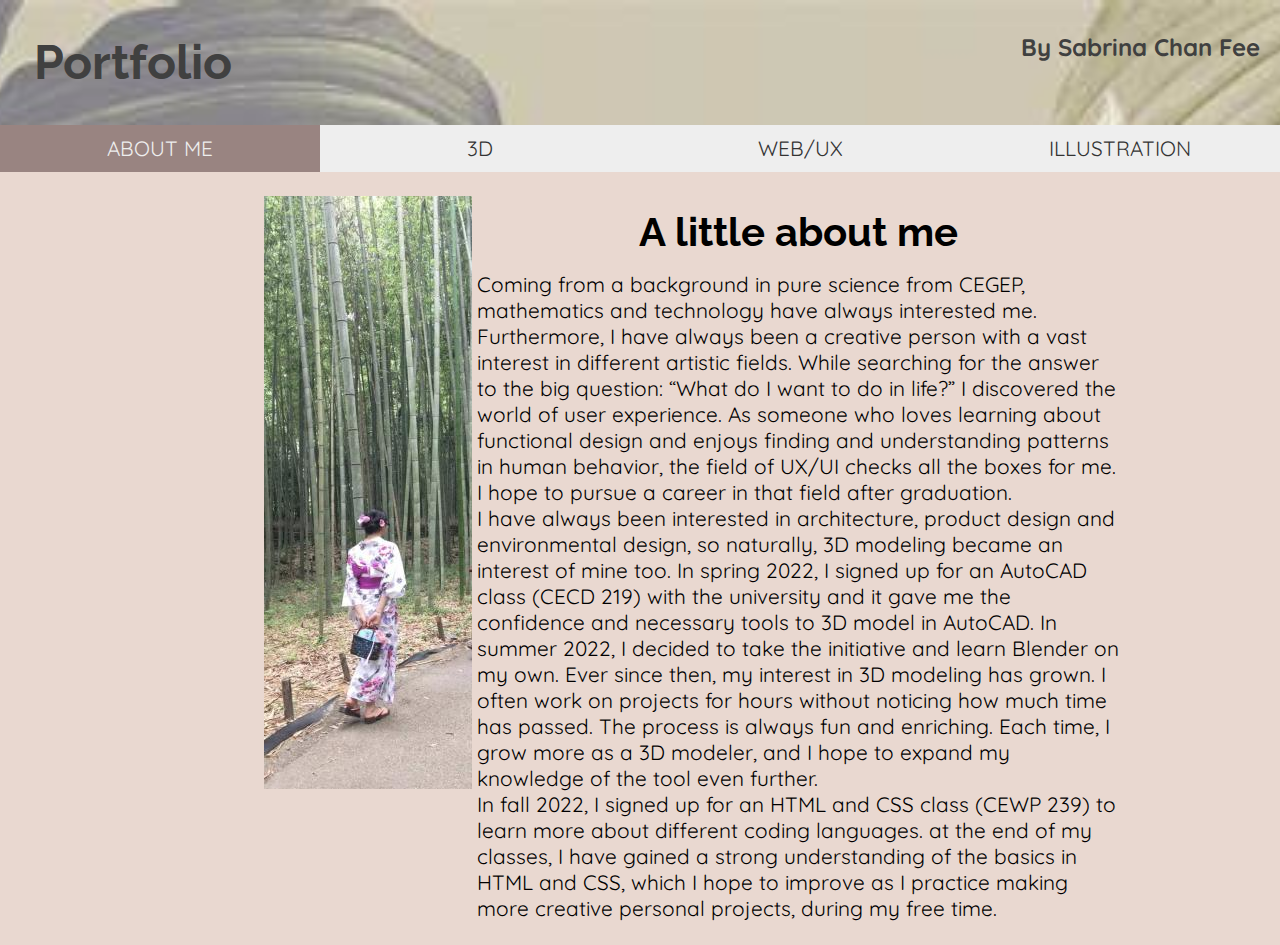
<file: index.html>
<!DOCTYPE html>
<html lang="en">

<head>
  <meta charset="UTF-8">
  <meta name="viewport" content="width=device-width, initial-scale=1.0">
  <meta http-equiv="X-UA-Compatible" content="ie=edge">
  <title>Portfolio</title>
  <!-- CSS only -->
  <link href="https://cdn.jsdelivr.net/npm/bootstrap@5.2.3/dist/css/bootstrap.min.css" rel="stylesheet" integrity="sha384-rbsA2VBKQhggwzxH7pPCaAqO46MgnOM80zW1RWuH61DGLwZJEdK2Kadq2F9CUG65" crossorigin="anonymous">

  <link rel="canonical" href="https://getbootstrap.com/docs/5.2/examples/carousel/">

  <link rel="stylesheet" href="css/style.css">

</head>




<body>

  <header class="toppage">
    <h1>Portfolio</h1>
    <h2>By Sabrina Chan Fee</h2>
  </header>

  <nav>
    <a href="index.html" class="current">About me</a>
    <a href="3d model.html">3D</a>
    <a href="web.html">Web/UX</a>
    <a href="art.html">Illustration</a>
  </nav>


      <section class="home-flex text-focus-in">
    <h1 class="about-me-title">A little about me</h1>

    <figure class="about-me-pic1">
      <img src="image/aboutme3.jpg" alt="">
    </figure>

    <article class="about-me1">
      <p>Coming from a background in pure science from CEGEP, mathematics and technology have always interested me. Furthermore, I have always been a creative person with a vast interest in different artistic fields. While searching for the answer to the big question: “What do I want to do in life?” I discovered the world of user experience. As someone who loves learning about functional design and enjoys finding and understanding patterns in human behavior, the field of UX/UI checks all the boxes for me. I hope to pursue a career in that field after graduation.</p>
      <p>
  I have always been interested in architecture, product design and environmental design, so naturally, 3D modeling became an interest of mine too. In spring 2022, I signed up for an AutoCAD class (CECD 219) with the university and it gave me the confidence and necessary tools to 3D model in AutoCAD. In summer 2022, I decided to take the initiative and learn Blender on my own. Ever since then, my interest in 3D modeling has grown. I often work on projects for hours without noticing how much time has passed. The process is always fun and enriching. Each time, I grow more as a 3D modeler, and I hope to expand my knowledge of the tool even further.
      </p>
      <p>
In fall 2022, I signed up for an HTML and CSS class (CEWP 239) to learn more about different coding languages. at the end of my classes, I have gained a strong understanding of the basics in HTML and CSS, which I hope to improve as I practice making more creative personal projects, during my free time.

      </p>
    </article>


  </section>



  <!-- JavaScript Bundle with Popper -->
  <script src="https://cdn.jsdelivr.net/npm/bootstrap@5.2.3/dist/js/bootstrap.bundle.min.js" integrity="sha384-kenU1KFdBIe4zVF0s0G1M5b4hcpxyD9F7jL+jjXkk+Q2h455rYXK/7HAuoJl+0I4" crossorigin="anonymous"></script>


</body>

</html>
</file>
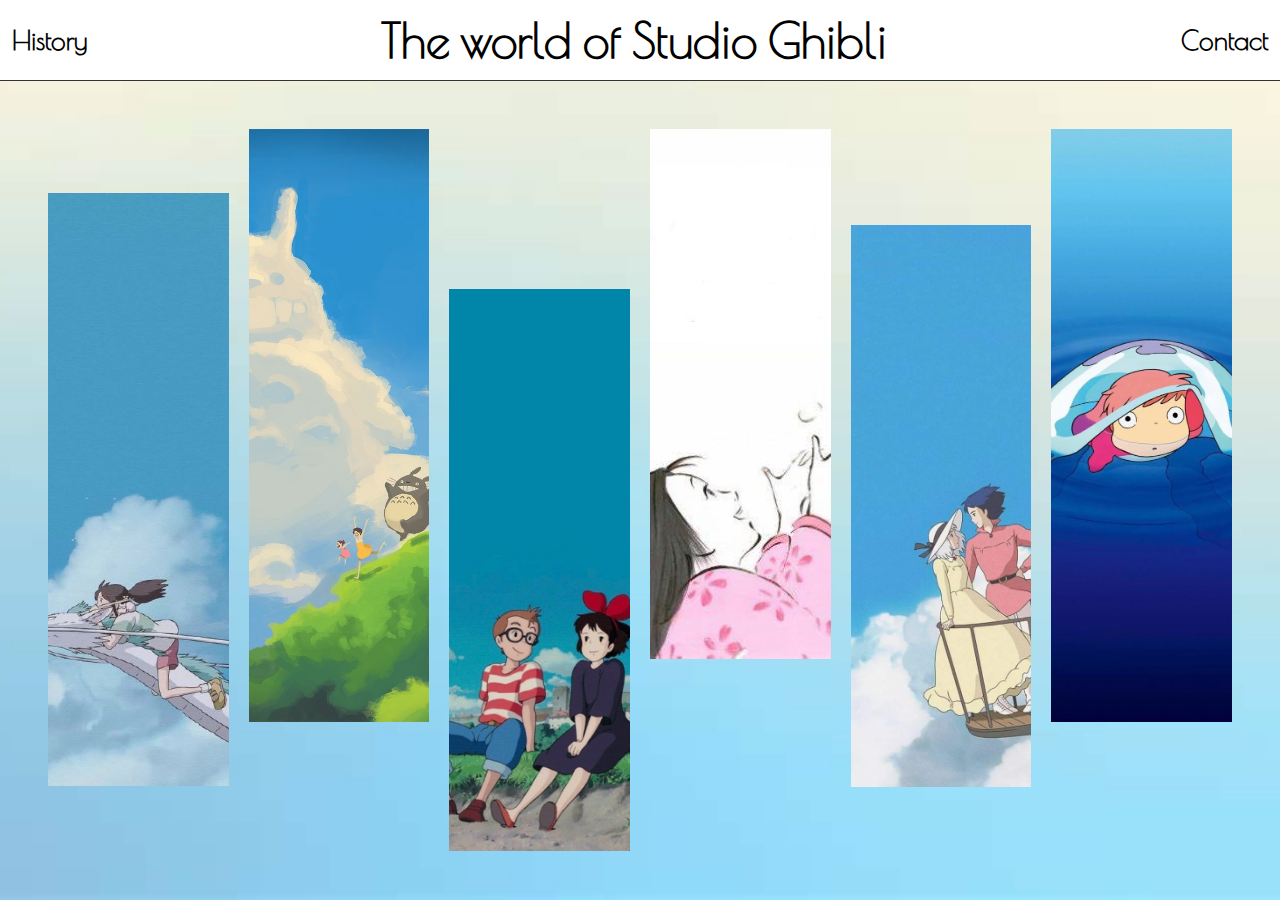
<file: Studio Ghibli/index.html>
<!DOCTYPE html>
<html lang="en">

<head>
  <meta charset="UTF-8">
  <meta name="viewport" content="width=, initial-scale=1.0">
  <meta http-equiv="X-UA-Compatible" content="ie=edge">
  <title>Studio Ghibli</title>
  <link rel="stylesheet" href="css/style.css">
</head>

<body class="bg">

  <header class="slide-up show-on-scroll">
    <h2>History</h2>
    <h1>The world of Studio Ghibli</h1>
    <h2>Contact</h2>
  </header>

  <section class="main">
<!--  href="spirit.html" target="blank" -->
    <a href="spirit.html"  class="card spirit slide-up show-on-scroll ">
      <div class="title tracking-in-expand">
        <h1>Spirited Away</h1>
        <h2>By<br>Hiyao Miyazaki</h2>
        <p>"Lorem ipsum dolor sit amet."</p>
      </div>

    </a>

    <a href="totoro.html"  class="card totoro slide-up show-on-scroll">
      <div class="title tracking-in-expand black">
        <h1>My neighbor  <br> Totoro</h1>
        <h2>By<br>Hiyao Miyazaki</h2>
        <p>"Lorem ipsum dolor sit amet."</p>
      </div>

    </a>

    <a href="kiki.html"  class="card kiki slide-up show-on-scroll">
      <div class="title tracking-in-expand">
        <h1>Kiki's  <br>Delivery Service</h1>
        <h2>By<br>Hiyao Miyazaki</h2>
        <p>"Lorem ipsum dolor sit amet."</p>
      </div>

    </a>

    <a href="kaguya.html"  class="card kaguya slide-up show-on-scroll">
      <div class="title tracking-in-expand black">
        <h1>The tale of <br>princess Kaguya</h1>
        <h2>By<br>Isao Takahata</h2>
        <p>"Lorem ipsum dolor sit amet."</p>
      </div>

    </a>

    <a class="card howl slide-up show-on-scroll" href="howl.html" >
      <div class="title tracking-in-expand">
        <h1>Howl's <br>moving castle</h1>
        <h2>By<br>Hiyao Miyazaki</h2>
        <p>"Lorem ipsum dolor sit amet."</p>
      </div>
    </a>




    <a class="card mononoke slide-up show-on-scroll" href="ponyo.html" >

      <div class="title tracking-in-expand">
        <h1>Ponyo</h1>
        <h2>By<br>Hiyao Miyazaki</h2>
        <p>"Lorem ipsum dolor sit amet."</p>
      </div>

    </a>

  </section>

  <script src="javascript/show-on-scroll.js"></script>
</body>

</html>
</file>
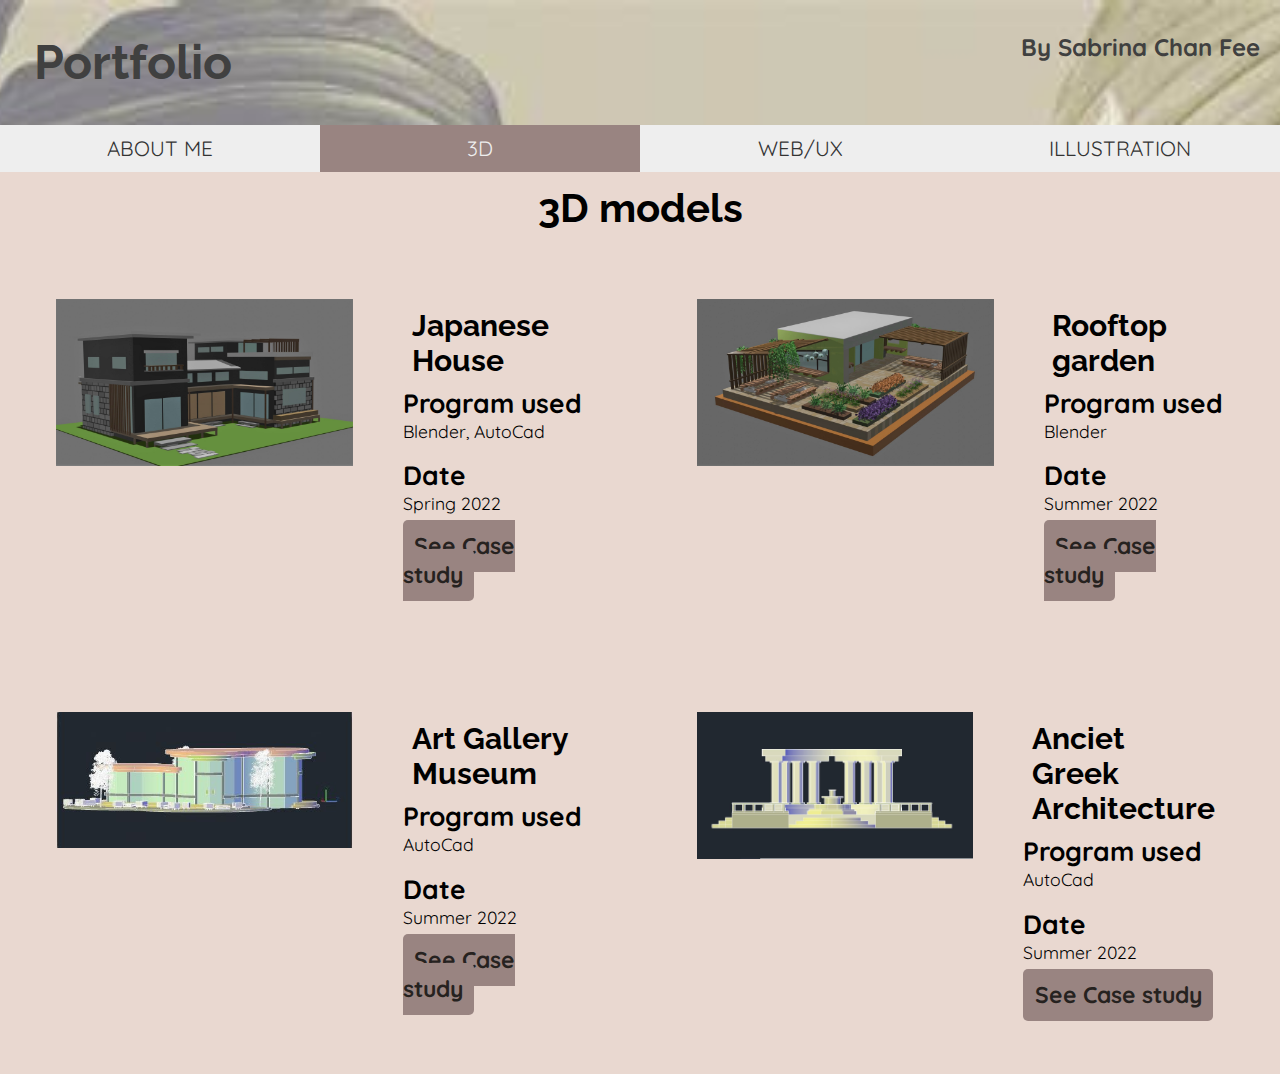
<file: 3d model.html>
<!DOCTYPE html>
<html lang="en">

<head>
  <meta charset="UTF-8">
  <meta name="viewport" content="width=device-width, initial-scale=1.0">
  <meta http-equiv="X-UA-Compatible" content="ie=edge">
  <title>Portfolio</title>
  <link rel="stylesheet" href="css/style.css">
</head>

<body>

  <header class="toppage">
    <h1>Portfolio</h1>
    <h2>By Sabrina Chan Fee</h2>
  </header>

  <nav>
    <a href="index.html">About me</a>
    <a href="3d model.html" class="current">3D</a>
    <a href="web.html">Web/UX</a>
    <a href="art.html">Illustration</a>
  </nav>

  <h1> 3D models</h1>

  <section class="layout">

    <section class="box model1">
      <figure>
        <img src="image\house3.jpg" alt="smr">
        <!-- <img src="image\Japanesse modern house back.JPG" alt="smr"> -->

      </figure>

      <div class="info">
        <h1>Japanese House</h1>
        <h2>Program used</h2>
        <p>Blender, AutoCad</p>
        <h2>Date</h2>
        <p>Spring 2022</p>

    <a href="house.html">See Case study</a>

    </div>
    </section>

    <section class="box model2">
      <figure>
        <img src="image/roof1.jpg" alt="smr">
      </figure>
      <div class="info">
        <h1>Rooftop garden</h1>
        <h2>Program used</h2>
        <p>Blender</p>
        <h2>Date</h2>
        <p>Summer 2022</p>

  <a href="rooftop.html">See Case study</a>
  </div>
    </section>

    <section class="box model3">
      <figure>
        <!-- <img src="image/cafe front.JPG" alt="smr"> -->
        <img src="image/cafecover.JPG" alt="smr">

      </figure>
      <div class="info">
        <h1>Art Gallery Museum</h1>
        <h2>Program used</h2>
        <p> AutoCad</p>
        <h2>Date</h2>
        <p>Summer 2022</p>

    <a href="museum.html">See Case study</a>
    </div>
    </section>

    <section class="box model4">
      <figure>
        <img src="image/Plaza front.JPG" alt="smr">
      </figure>
      <div class="info">
        <h1>Anciet Greek Architecture</h1>
        <h2>Program used</h2>
        <p>AutoCad</p>
        <h2>Date</h2>
        <p>Summer 2022</p>
            <a href="plaza.html">See Case study</a>
      </div>

    </section>

  </section>




</body>

</html>
</file>
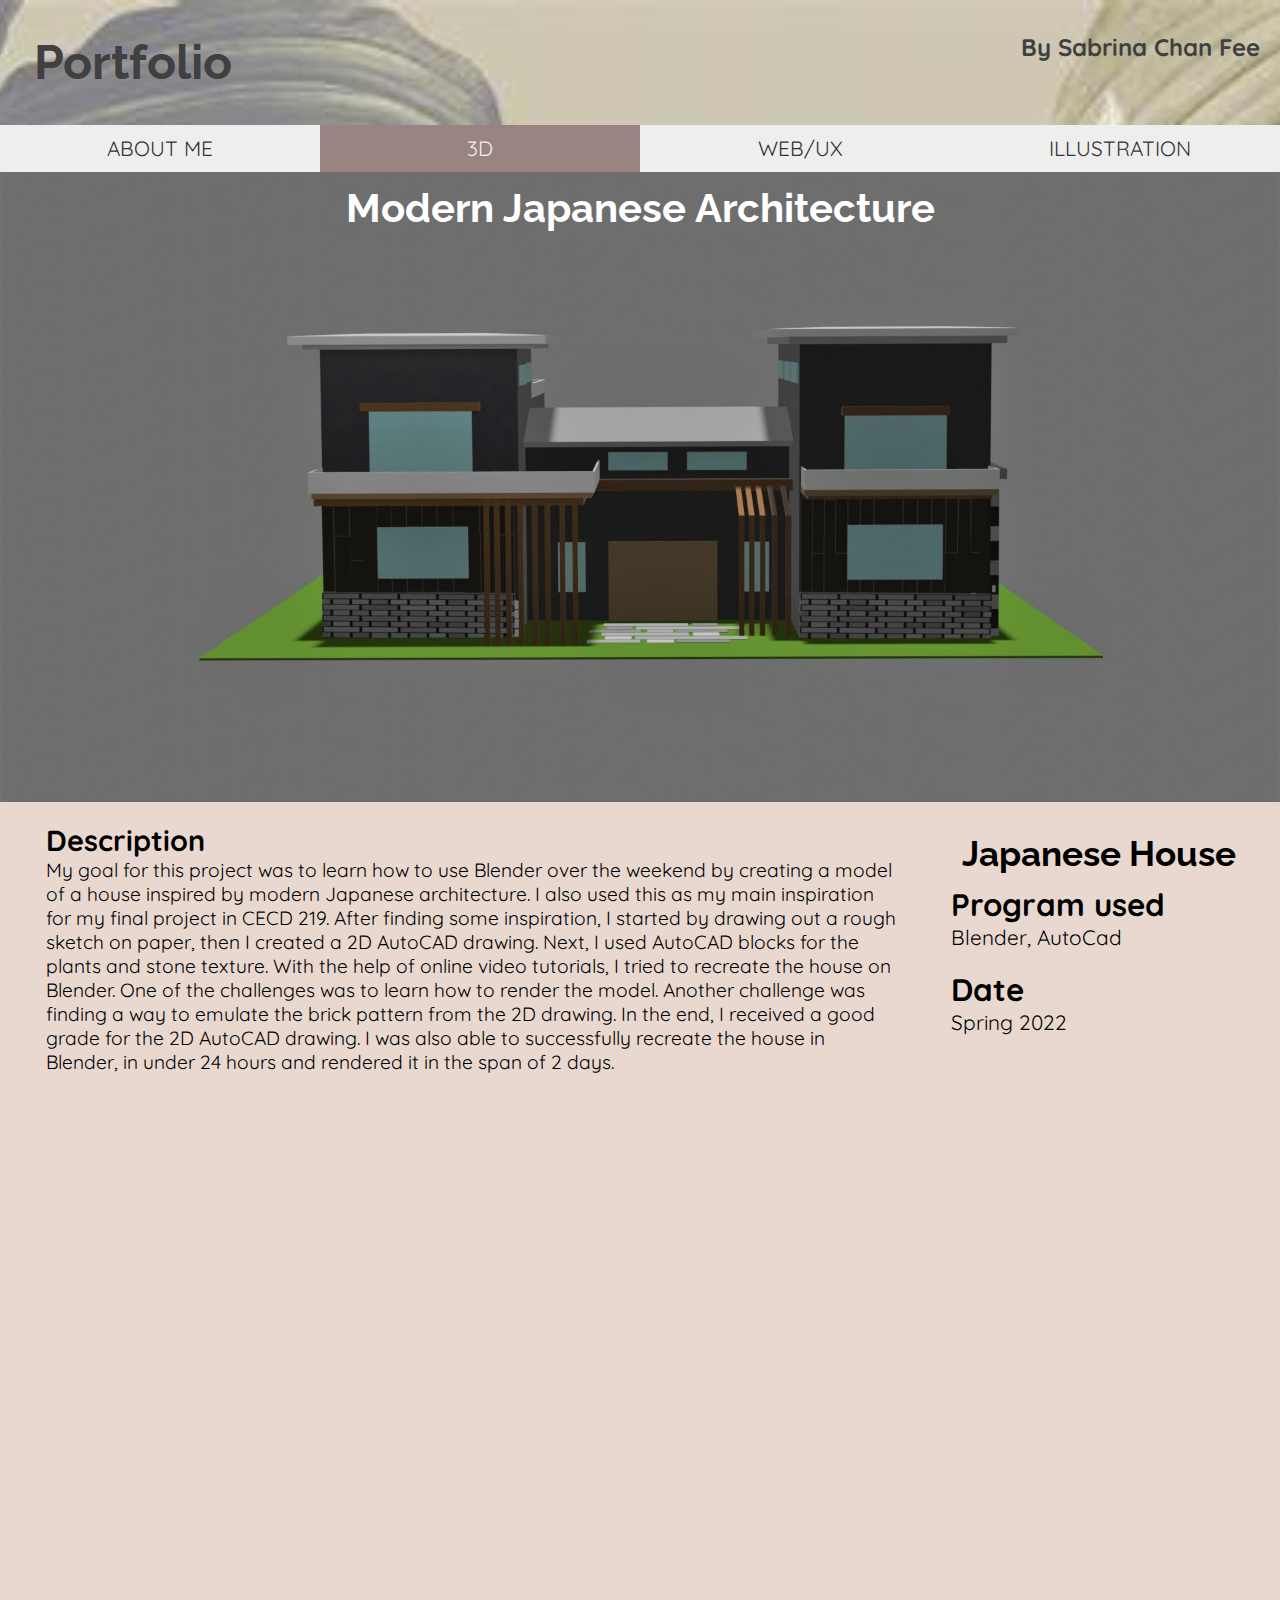
<file: house.html>
<!DOCTYPE html>
<html lang="en">

<head>
  <meta charset="UTF-8">
  <meta name="viewport" content="width=device-width, initial-scale=1.0">
  <meta http-equiv="X-UA-Compatible" content="ie=edge">
  <title>Portfolio</title>
  <link rel="stylesheet" href="css/style.css">

</head>

<body>

  <header class="toppage">
    <h1>Portfolio</h1>
    <h2>By Sabrina Chan Fee</h2>
  </header>

  <nav>
    <a href="index.html">About me</a>
    <a href="3d model.html" class="current">3D</a>
    <a href="web.html">Web/UX</a>
    <a href="art.html">Illustration</a>
  </nav>


  <section class="cover house ">
    <h1>Modern Japanese Architecture</h1>
  </section>

  <section class="case slide-up show-on-scroll">
    <div class="description">
      <h2>Description</h2>
      <p>My goal for this project was to learn how to use Blender over the weekend by creating a model of a house inspired by modern Japanese architecture. I also used this as my main inspiration for my final project in CECD 219. After finding some inspiration, I started by drawing out a rough sketch on paper, then I created a 2D AutoCAD drawing. Next, I used AutoCAD blocks for the plants and stone texture. With the help of online video tutorials, I tried to recreate the house on Blender. One of the challenges was to learn how to render the model. Another challenge was finding a way to emulate the brick pattern from the 2D drawing. In the end, I received a good grade for the 2D AutoCAD drawing. I was also able to successfully recreate the house in Blender, in under 24 hours and rendered it in the span of 2 days.
      </p>
    </div>

    <div class="info">
      <!-- <h1>Title</h1> -->
      <h1>Japanese House</h1>
      <h2>Program used</h2>
      <p>Blender, AutoCad</p>
      <h2>Date</h2>
      <p>Spring 2022</p>
    </div>

  </section>

  <section class="video slide-up show-on-scroll">
    <h2>Video</h2>
    <video src="video/house.mp4" muted controls poster="" class="vid"></video>
  </section>





  <section class="process1">

    <figure class="picture1 slide-up show-on-scroll">
      <img src="image/inspo_housewindow.jpg" alt="">
      <figcaption>Aman Kyoto. A contemporary ryokan which is a type of traditional Japanese inn</figcaption>
    </figure>

    <!-- <div class="block 1"> -->
    <h1 class="title slide-up show-on-scroll">Thought process and inspiration </h1>


    <article class="text1 slide-up show-on-scroll">
      <p>When looking for inspiration for this project, the first thing I did was look for reference pictures and examples of modern Japanese Architecture. After having compiled different reference photos for inspiration, I picked out details and aspects from modern Japanese architecture that I wanted to implement into my project. One of those elements was the common use of materials like wood, black plaster, cedar, granite, and paper (architectural digest). Thus, I decided to add wooden details along the window as well as stone accent walls.


 </p>
    </article>

    <figure class="picture2 slide-up show-on-scroll">
            <!-- <img src="image/Japanesse modern house side.JPG" alt="smr"> -->
            <img src="image/house6.jpg" alt="">
      <figcaption>Wooden details along the window in Blender</figcaption>
    </figure>


    <figure class="picture3 slide-up show-on-scroll">
      <img src="image/auto4.JPG" alt="smr">
      <figcaption>Stones accent wall in AutoCAD</figcaption>
    </figure>

    <figure class="picture4 slide-up show-on-scroll">
      <img src="image/inspo_housecourt.jpg" alt="">
      <figcaption>Japanese courtyard</figcaption>
    </figure>

    <article class="text2 slide-up show-on-scroll">
      <p>Other aspects that I wanted to integrate into my design were “the integration of interior and exterior spaces which is often found in sukiya residential architecture” and Engawa which is an “outdoor corridor [that is raised] by wooden or bamboo veranda that runs around the outside edge of the building. This can be found in Japanese traditional houses as well as temples and shrines and this is where people sit and look out into the garden.” (Japan Wonder Travel Blog) Thus, I added a courtyard that is framed by an outdoor corridor.</p>
    </article>

    <figure class="picture5 slide-up show-on-scroll">
      <img src="image/house8.jpg" alt="smr">
      <figcaption>Courtyard in Blender</figcaption>
    </figure>

    <figure class="picture6 slide-up show-on-scroll">
      <img src="image/auto2.JPG" alt="smr">
      <figcaption>Courtyard in AutoCAD</figcaption>
    </figure>

  </section>



  <section class="caseimg slide-up show-on-scroll">
    <h2>Image gallery</h2>

    <section class="gallery">
      <figure>
        <img src="image/house2.jpg" alt="smr">
      </figure>

      <figure>
        <img src="image/house8.jpg" alt="smr">
      </figure>

      <figure>
        <img src="image/house6.jpg" alt="smr">
      </figure>

      <figure>
        <img src="image/auto1.JPG" alt="smr">
      </figure>

      <figure>
        <img src="image/auto2.JPG" alt="smr">
      </figure>

      <figure>
        <img src="image/auto3.JPG" alt="smr">
      </figure>

      <figure>
        <img src="image/house3.jpg" alt="smr">
      </figure>

      <figure>
        <img src="image/house4.jpg" alt="smr">
      </figure>

      <figure>
        <img src="image/house9.jpg" alt="smr">
      </figure>

      <figure>
        <img src="image/auto4.JPG" alt="smr">
      </figure>

    </section>

  </section>




  <script src="javascript/show-on-scroll.js"></script>

</body>

</html>
</file>
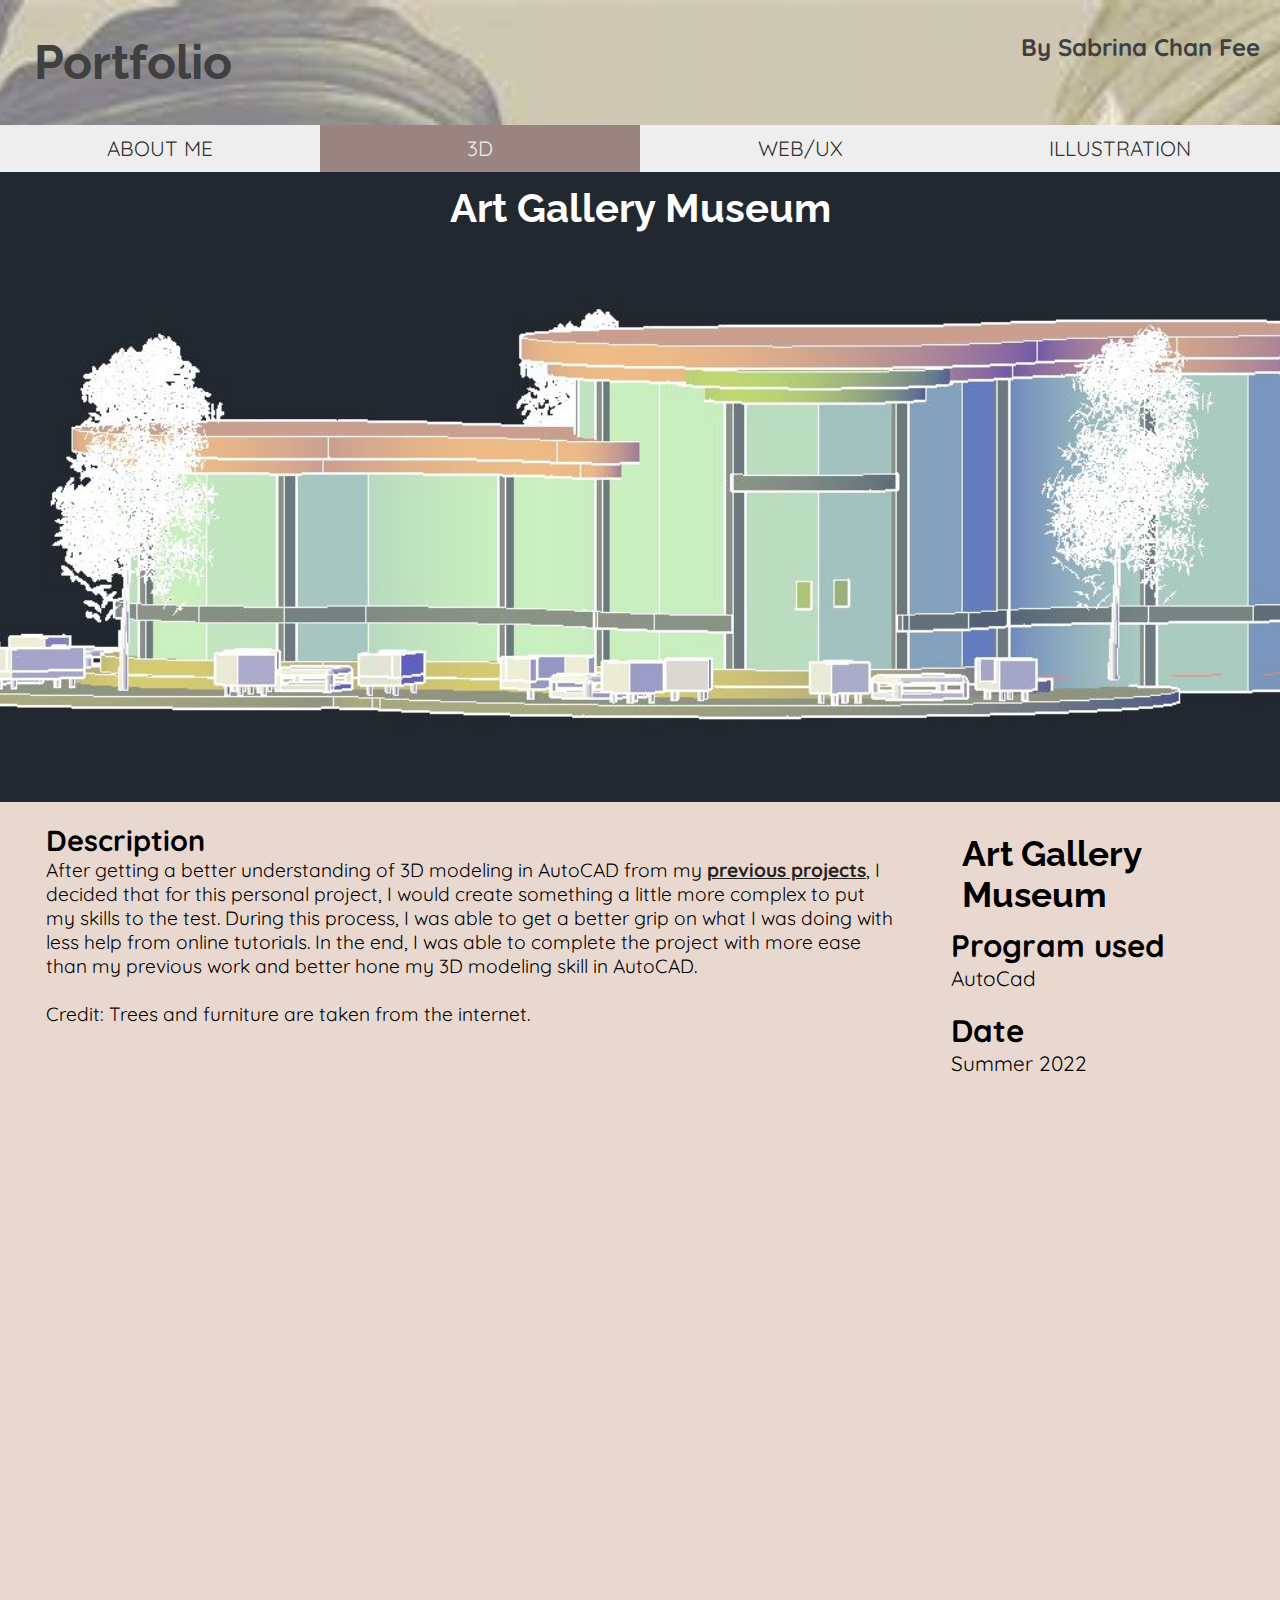
<file: museum.html>
<!DOCTYPE html>
<html lang="en">

<head>
  <meta charset="UTF-8">
  <meta name="viewport" content="width=device-width, initial-scale=1.0">
  <meta http-equiv="X-UA-Compatible" content="ie=edge">
  <title>Portfolio</title>
  <link rel="stylesheet" href="css/style.css">
</head>

<body>

  <header class="toppage">
    <h1>Portfolio</h1>
    <h2>By Sabrina Chan Fee</h2>
  </header>

  <nav>
    <a href="index.html">About me</a>
    <a href="3d model.html" class="current">3D</a>
    <a href="web.html">Web/UX</a>
    <a href="art.html">Illustration</a>
  </nav>


  <section class="cover art">
    <h1>Art Gallery Museum</h1>
  </section>

  <section class="case slide-up show-on-scroll">
    <div class="description">
      <h2>Description</h2>
      <p>After getting a better understanding of 3D modeling in AutoCAD from my <a href="plaza.html">previous projects</a>, I decided that for this personal project, I would create something a little more complex to put my skills to the test. During this process, I was able to get a better grip on what I was doing with less help from online tutorials. In the end, I was able to complete the project with more ease than my previous work and better hone my 3D modeling skill in AutoCAD. </p>
<br>
<p>Credit: Trees and furniture are taken from the internet.</p>
    </div>

    <div class="info">
      <!-- <h1>Title</h1> -->
      <h1>Art Gallery Museum</h1>
      <h2>Program used</h2>
      <p>AutoCad</p>
      <h2>Date</h2>
      <p>Summer 2022</p>
    </div>

  </section>

  <section class="video slide-up show-on-scroll">
    <h2>Video</h2>
    <video src="video/art.mp4" muted controls poster="" class="vid"></video>
  </section>



  <section class="process1">

    <figure class="picture1 slide-up show-on-scroll">
      <img src="image/inspo_museum1.jpg" alt="">
      <figcaption>Getty center Museum contains characteristics of Mid-Century Modernism architecture</figcaption>
    </figure>

    <h1 class="title slide-up show-on-scroll">Photos and Inspiration </h1>


    <article class="text1 slide-up show-on-scroll">
      <p>I took inspiration from chemistry and chose to use the shape of an H2O water molecule, as my main inspiration, which can be seen by the shape of the roof. I also took inspiration from Mid-Century Modernism architecture by adding large glass walls and windows to create a fluidity between the outdoor space. Steel frames, the use of clean lines, and shifting planes are also elements found in Mid-Century Modernism that I tried to incorporate in this building. Despite this project having a lot of different layers and components, I was happy to see the vision in my head successfully come to life.
      </p>
    </article>

    <figure class="picture2 slide-up show-on-scroll">
      <img src="image/inspo_museum2.jpg" alt="smr">

      <!-- <figcaption>Wooden details that panels along the window in Blender</figcaption> -->
    </figure>


    <figure class="picture3 slide-up show-on-scroll">
      <img src="image/cafe top.JPG" alt="smr">
      <!-- <figcaption>Stones accent wall in AutoCAD</figcaption> -->
    </figure>


  </section>





  <section class="caseimg slide-up show-on-scroll">
    <h2>Image gallery</h2>

    <section class="gallery">
      <figure>
        <img src="image/cafe angel.JPG" alt="smr">
      </figure>

      <figure>
        <img src="image/cafe front.JPG" alt="smr">
      </figure>

      <figure>
        <img src="image/cafe top.JPG" alt="smr">
      </figure>

    </section>

  </section>





  <script src="javascript/show-on-scroll.js"></script>
</body>

</html>
</file>
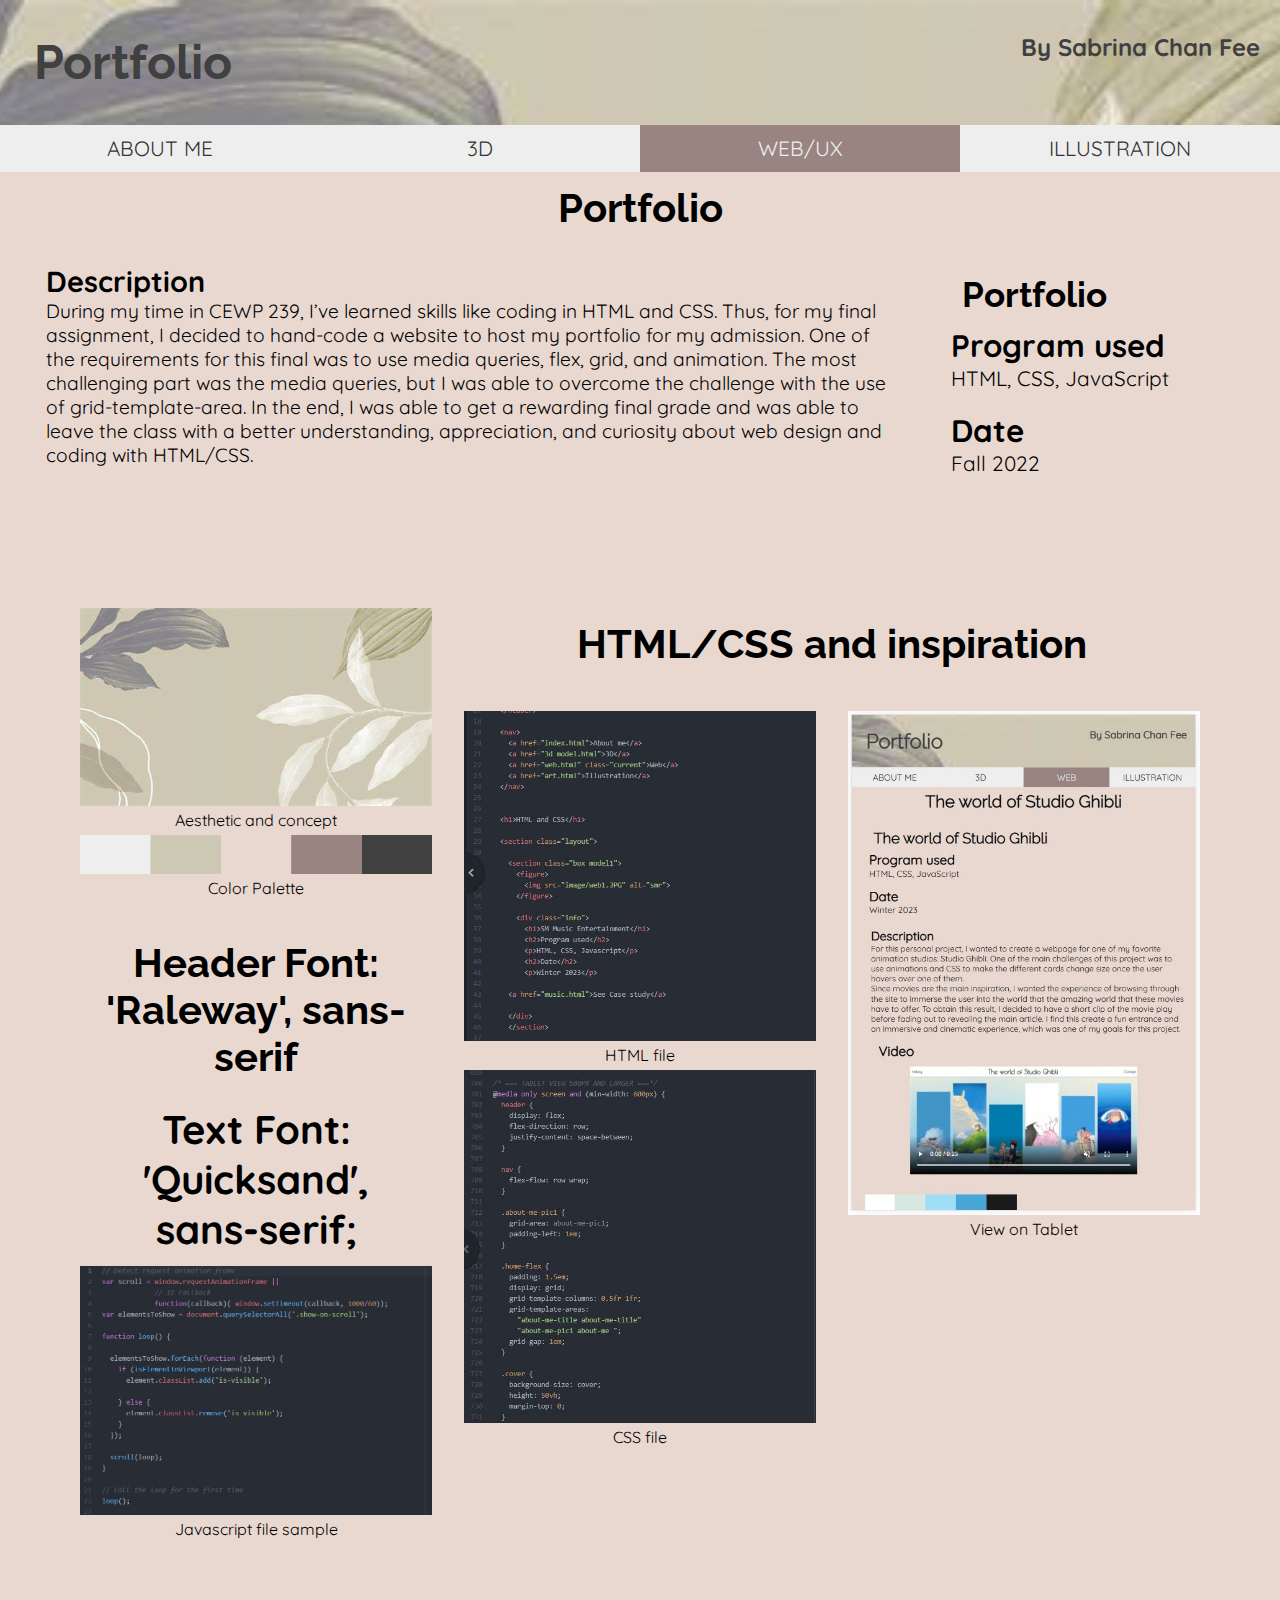
<file: portfolio.html>
<!DOCTYPE html>
<html lang="en">

<head>
  <meta charset="UTF-8">
  <meta name="viewport" content="width=device-width, initial-scale=1.0">
  <meta http-equiv="X-UA-Compatible" content="ie=edge">
  <title>Portfolio</title>
  <link rel="stylesheet" href="css/style.css">

</head>

<body>

  <header class="toppage">
    <h1>Portfolio</h1>
    <h2>By Sabrina Chan Fee</h2>
  </header>

  <nav>
    <a href="index.html">About me</a>
    <a href="3d model.html">3D</a>
    <a href="web.html" class="current">Web/UX</a>
    <a href="art.html">Illustration</a>
  </nav>

  <h1>
Portfolio
  </h1>

  <section class="case slide-up show-on-scroll">
    <div class="description">
      <h2>Description</h2>
      <p>During my time in CEWP 239, I’ve learned skills like coding in HTML and CSS. Thus, for my final assignment, I decided to hand-code a website to host my portfolio for my admission. One of the requirements for this final was to use media queries, flex, grid, and animation. The most challenging part was the media queries, but I was able to overcome the challenge with the use of grid-template-area. In the end, I was able to get a rewarding final grade and was able to leave the class with a better understanding, appreciation, and curiosity about web design and coding with HTML/CSS.
      </p>
    </div>

    <div class="info">
      <!-- <h1>Title</h1> -->
      <h1>Portfolio</h1>
      <h2>Program used</h2>
      <p>HTML, CSS, JavaScript</p>
      <h2>Date</h2>
      <p>Fall 2022</p>
    </div>

  </section>

  <!-- <section class="video slide-up show-on-scroll">
    <h2>Video</h2>
    <video src="video/web2.mp4" muted controls poster="" class="vid"></video>
  </section> -->


  <section class="process2">

    <figure class="picture1 slide-up show-on-scroll">

      <img src="image/bg.jpg" alt="">
      <figcaption>Aesthetic and concept</figcaption>

      <img src="image/color3.JPG" alt="smr">
      <figcaption>Color Palette</figcaption>
      <h1>
        <!-- Font used: -->
        <h1>
           Header Font: 'Raleway', sans-serif
        </h1>
        <h1 class="font3">
           Text Font: 'Quicksand', sans-serif;

        </h1>
      </h1>
      <!-- <img src="image/code2.JPG" alt="">
      <figcaption>HTML file</figcaption> -->
      <img src="image/javascript.JPG" alt="">
      <figcaption>Javascript file sample</figcaption>


    </figure>

    <!-- <div class="block 1"> -->
    <h1 class="title slide-up show-on-scroll">HTML/CSS and inspiration </h1>


      <figure class="picture slide-up show-on-scroll">
        <img src="image/codephtml.JPG" alt="">
        <figcaption>HTML file</figcaption>
        <img src="image/codepcss.JPG" alt="">
        <figcaption>CSS file</figcaption>
      </figure>


      <figure class="picture slide-up show-on-scroll">
        <!-- <img src="image/codepcss.JPG" alt="">
        <figcaption>CSS file</figcaption> -->

        <img src="image/ipad.JPG" alt="smr">
        <figcaption>View on Tablet</figcaption>

<!--    <img src="image/web3.JPG" alt="smr">
        <figcaption>View on Desktop</figcaption> -->


      </figure>
    <!-- </article> -->



  </section>

  </section>

  <!-- <section class="caseimg slide-up show-on-scroll">
    <h2>Image gallery</h2>

    <section class="gallery">
      <figure>
        <img src="image/phone.JPG" alt="smr">
        <figcaption>View on Phone</figcaption>
      </figure>

      <figure>
        <img src="image/ipad.JPG" alt="smr">
        <figcaption>View on Tablet</figcaption>
      </figure>

      <figure>
        <img src="image/web3.JPG" alt="smr">
        <figcaption>View on Desktop</figcaption>
      </figure>


    </section>

  </section> -->


  <script src="javascript/show-on-scroll.js"></script>

</body>

</html>
</file>
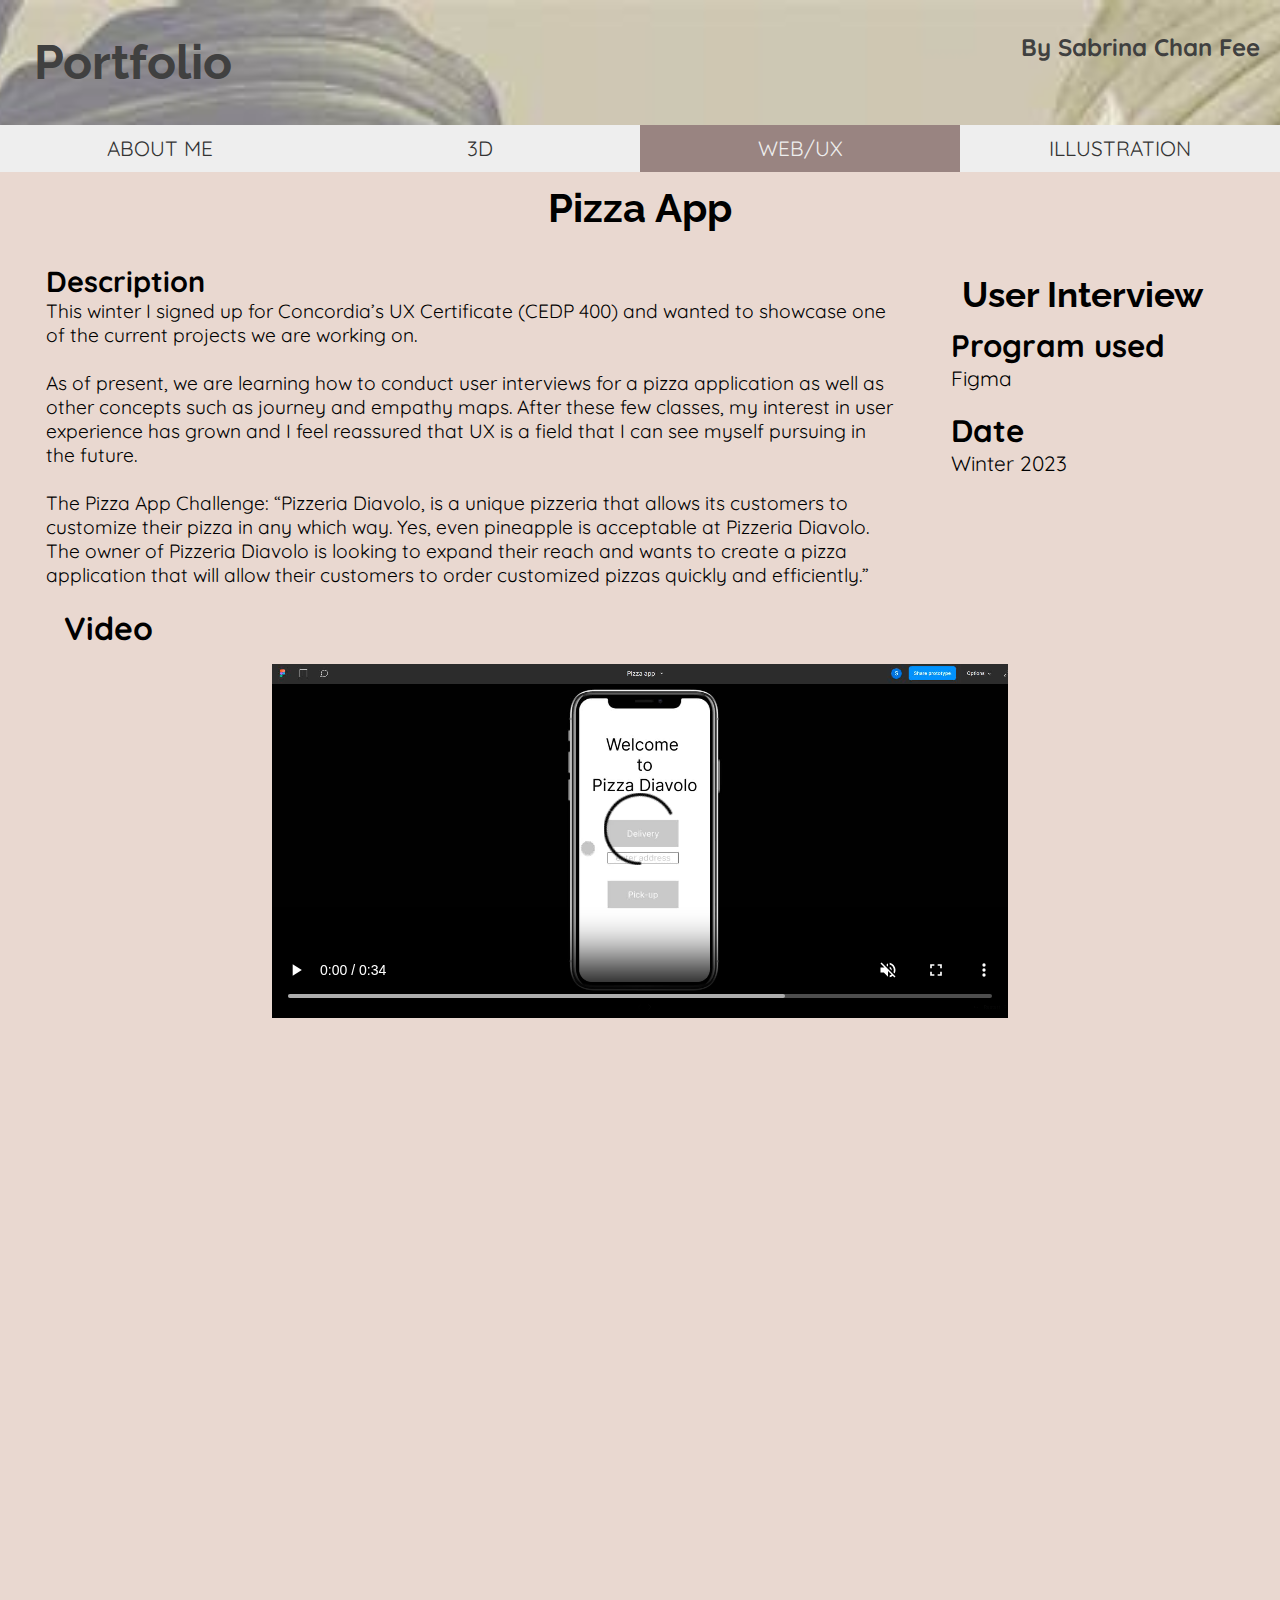
<file: ux.html>
<!DOCTYPE html>
<html lang="en">

<head>
  <meta charset="UTF-8">
  <meta name="viewport" content="width=device-width, initial-scale=1.0">
  <meta http-equiv="X-UA-Compatible" content="ie=edge">
  <title>Portfolio</title>
  <link rel="stylesheet" href="css/style.css">

</head>

<body>

  <header class="toppage">
    <h1>Portfolio</h1>
    <h2>By Sabrina Chan Fee</h2>
  </header>

  <nav>
    <a href="index.html">About me</a>
    <a href="3d model.html">3D</a>
    <a href="web.html" class="current">Web/UX</a>
    <a href="art.html">Illustration</a>
  </nav>


  <!-- <section class="cover house ">
    <h1>Modern Japanese Architecture</h1>
  </section> -->

  <h1>
    Pizza App
  </h1>

  <!-- <figure class="web">
  <img src="image/web2.jpg" alt="">
</figure> -->


  <section class="case slide-up show-on-scroll">
    <div class="description">
      <h2>Description</h2>
      <p>This winter I signed up for Concordia’s UX Certificate (CEDP 400) and wanted to showcase one of the current projects we are working on.
        <br><br>As of present, we are learning how to conduct user interviews for a pizza application as well as other concepts such as journey and empathy maps. After these few classes, my interest in user experience has grown and I feel reassured that UX is a field that I can see myself pursuing in the future.
        <br><br>The Pizza App Challenge: “Pizzeria Diavolo, is a unique pizzeria that allows its customers to customize their pizza in any which way. Yes, even pineapple is acceptable at Pizzeria Diavolo. The owner of Pizzeria Diavolo is looking to expand their reach and wants to create a pizza application that will allow their customers to order customized pizzas quickly and efficiently.”
      </p>
    </div>

    <div class="info">
      <!-- <h1>Title</h1> -->
      <h1>User Interview</h1>
      <h2>Program used</h2>
      <p>Figma</p>
      <h2>Date</h2>
      <p>Winter 2023</p>
    </div>

  </section>

  <section class="video slide-up show-on-scroll">
    <h2>Video</h2>
    <video src="video/figma.mp4" muted controls poster="" class="vid"></video>
  </section>


  <section class="process4">

    <figure class="picture1 slide-up show-on-scroll">

      <img src="image/empathy.JPG" alt="smr">
      <figcaption>Empathy map</figcaption>



      <!-- <img src="image/wireframe2.JPG" alt="">
      <figcaption>Second version of wireframe and concept</figcaption> -->


    </figure>

    <!-- <div class="block 1"> -->
    <h1 class="title slide-up show-on-scroll">User interview & Wireframes </h1>


    <figure class="picture2  slide-up show-on-scroll">
      <img src="image/flow.JPG" alt="">
      <figcaption>User flow</figcaption>
    </figure>

    <figure class="picture4 slide-up show-on-scroll">
      <!-- <div class="map center slide-up show-on-scroll"> -->
      <img src="image/persona.JPG" alt="">
      <figcaption>Customer Journey Map</figcaption>
      <!-- </div> -->

      <img src="image/paper.JPG" alt="">
      <figcaption>First version of wireframe and concept</figcaption>

    </figure>


    <!-- <figure class="picture slide-up show-on-scroll">
        <img src="image/javascript.JPG" alt="">
        <figcaption>HTML file</figcaption>
      </figure> -->



  </section>

  </section>




  <script src="javascript/show-on-scroll.js"></script>

</body>

</html>
</file>
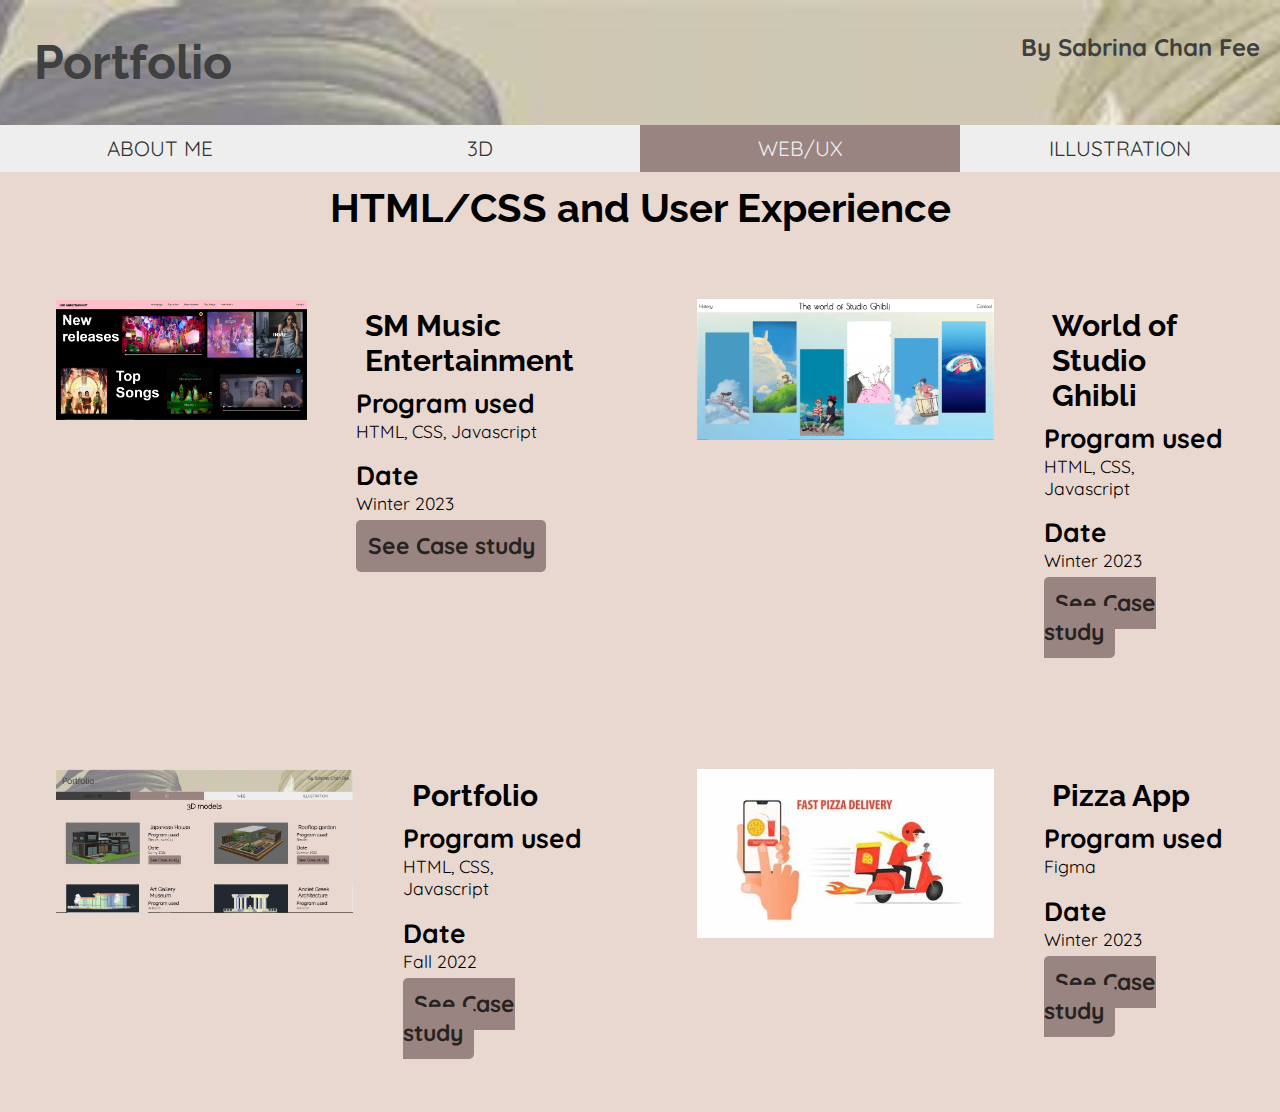
<file: web.html>
<!DOCTYPE html>
<html lang="en">

<head>
  <meta charset="UTF-8">
  <meta name="viewport" content="width=device-width, initial-scale=1.0">
  <meta http-equiv="X-UA-Compatible" content="ie=edge">
  <title>Portfolio</title>
  <link rel="stylesheet" href="css/style.css">
</head>

<body>

  <header class="toppage">
    <h1>Portfolio</h1>
    <h2>By Sabrina Chan Fee</h2>
  </header>

  <nav>
    <a href="index.html">About me</a>
    <a href="3d model.html">3D</a>
    <a href="web.html" class="current">Web/UX</a>
    <a href="art.html">Illustration</a>
  </nav>


  <h1>HTML/CSS and User Experience</h1>

  <section class="layout">

    <section class="box model1">
      <figure>
        <img src="image/web1.JPG" alt="smr">
      </figure>

      <div class="info">
        <h1>SM Music Entertainment</h1>
        <h2>Program used</h2>
        <p>HTML, CSS, Javascript</p>
        <h2>Date</h2>
        <p>Winter 2023</p>

    <a href="music.html">See Case study</a>

    </div>
    </section>

    <section class="box model2">
      <figure>
        <img src="image/web2.JPG" alt="smr">
      </figure>
      <div class="info">
        <h1>World of <br>Studio Ghibli</h1>
        <h2>Program used</h2>
        <p>HTML, CSS, Javascript</p>
        <h2>Date</h2>
        <p>Winter 2023</p>

  <a href="ghibli.html">See Case study</a>
  </div>
    </section>

    <section class="box model1">
      <figure>
        <img src="image/web3.JPG" alt="smr">
      </figure>

      <div class="info">
        <h1>Portfolio</h1>
        <h2>Program used</h2>
        <p>HTML, CSS, Javascript</p>
        <h2>Date</h2>
        <p>Fall 2022</p>

    <a href="portfolio.html">See Case study</a>

    </div>
    </section>

    <section class="box model2">
      <figure>
        <img src="image/pizzacover.jpg" alt="smr">
      </figure>
      <div class="info">
        <h1>Pizza App</h1>
        <h2>Program used</h2>
        <p>Figma</p>
        <h2>Date</h2>
        <p>Winter 2023</p>

  <a href="ux.html">See Case study</a>
  </div>
    </section>

  </section>



</body>

</html>
</file>
<file: css/style.css>
@import url('https://fonts.googleapis.com/css2?family=Quicksand&family=Raleway:wght@300&display=swap');
@import url('https://fonts.googleapis.com/css2?family=Poiret+One&display=swap');

* {
  padding: 0;
  margin: 0;
  box-sizing: border-box;
}

body {
  background: #E9D8D0;
  font-family: 'Quicksand', sans-serif;
}

.toppage {
  display: flex;
  justify-content: space-between;
  background: url(../image/bg.jpg) no-repeat fixed center center;
  background-size: cover;
  color: #404040;
}

header {
  display: flex;
  flex-direction: column;
  justify-content: space-between;
  padding: 20px;
}

header h1 {
  font-size: 3em;
}

header h2 {
  font-size: 1.5em;
  padding-top: 0.5em;
}

.about-me-title {
  grid-area: about-me-title;
}

.about-me {
  grid-area: about-me;
}

.about-me-pic1 {
  grid-area: about-me-pic1;
  padding-left: 4em;
}

.home-flex {
  display: flex;
  flex-direction: column;
  padding: 2em;
}

.home-flex article {
  /* margin: 1em; */
  font-size: 1.3em;
}

.text-focus-in {
  -webkit-animation: text-focus-in .5s cubic-bezier(0.550, 0.085, 0.680, 0.530) both;
  animation: text-focus-in 0.5s cubic-bezier(0.550, 0.085, 0.680, 0.530) both;
}

/* ----------------------------------------------
 * Generated by Animista on 2022-12-1 1:42:0
 * Licensed under FreeBSD License.
 * See http://animista.net/license for more info.
 * w: http://animista.net, t: @cssanimista
 * ---------------------------------------------- */
/**
 * ----------------------------------------
 * animation text-focus-in
 * ----------------------------------------
 */
@-webkit-keyframes text-focus-in {
  0% {
    -webkit-filter: blur(12px);
    filter: blur(12px);
    opacity: 0;
  }

  100% {
    -webkit-filter: blur(0px);
    filter: blur(0px);
    opacity: 1;
  }
}

@keyframes text-focus-in {
  0% {
    -webkit-filter: blur(12px);
    filter: blur(12px);
    opacity: 0;
  }

  100% {
    -webkit-filter: blur(0px);
    filter: blur(0px);
    opacity: 1;
  }
}

/* Carousel */
/* Carousel base class */
.carousel {
  margin-bottom: 4rem;
}

/* Since positioning the image, we need to help out the caption */
.carousel-caption {
  bottom: 3rem;
  z-index: 10;
}

/* Declare heights because of positioning of img element */
.carousel-item {
  height: 32rem;
}

/* nav */
a {
  text-decoration: none;
  transition: all .4s;
}

nav {
  /* margin-bottom: 20px; */
  text-align: center;
  background: #EBF1F2;
  display: flex;
  flex-flow: column wrap;
  justify-content: center;
  font-size: 1.3em;
}

nav a:link {
  color: #333;
  background: #eee;
  padding: .5em 1em;
  text-transform: uppercase;
  /* display: flex;
flex-direction: row;
justify-content: space-around; */
  flex: 1;
}

nav a:visited {
  color: #111;
}

nav a:hover {
  background: #404040;
  color: #eee;
}

nav a:active {
  color: #EBF1F2;
}

nav a.current {
  background: #998481;
  color: #eee;
  text-decoration: none;
  font-size: italic;
}

/* home page */
.home {
  display: flex;
  flex-direction: column;
  justify-content: center;
  align-items: center;
}

.home article {
  height: 70vh;
  font-size: 1.3em;
  text-align: center;
  background-size: cover;
  column-count: 2;
  column-gap: 2em;
  font-family: 'Quicksand', sans-serif;
}

.home h1 {
  font-size: 3em;
  text-align: center;
  font-family: 'Raleway', sans-serif;
}

.home h2 {
  font-size: 1.5em;
  padding-top: 0.5em;
  padding-bottom: 0.5em;
  font-family: 'Raleway', sans-serif;
}

.home p {
  padding-left: 0.5em;
  padding-right: 0.5em;
  padding-bottom: 3em;
}

.home img {
  padding-top: 1em;
  width: 90%;
}

.blender {
  background: #E9D8D0;
}

.auto {
  background: #F7F2EE;
}

.auto img {
  padding-top: 3em;
  padding-bottom: 2em;
}

.draw {
  background: #E9D8D0;
}

.draw img {
  width: 80%;
}

/* "see more" button */
article a {
  width: 150px;
  height: 100px;
  border-radius: 5px;
  background: #998481;
  font-size: 1.3em;
  color: #262220;
  padding: .5em;
  font-weight: bold;
}


/* TEXT draw.html */
.text {
  background: #E9D8D0;
  padding-left: 1.5em;
  padding-bottom: 1em;
}

h1 {
  font-size: 2.5em;
  font-family: 'Raleway', sans-serif;
  text-align: center;
  padding: .3em;
}

.text h2 {
  font-size: 2em;
  font-family: 'Raleway', sans-serif;
}

.text p {
  font-size: 1.2em;
  font-family: 'Quicksand', sans-serif;
}

/* Pick a case study layout */
.layout {
  display: grid;
  grid-template-columns: 1fr;
  grid-template-areas:
    "model1"
    " model2"
    "model3"
    " model4";
  grid-gap: .1em;
}

/* Text + image box */
.box {
  display: grid;
  grid-template-columns: 1fr;
  padding: .5em;
}

.box div {
  font-size: 1.1em;
  padding-left: 1em;
}

.box img {
  width: 100%;
}

/* button */
div a {
  width: 150px;
  height: 100px;
  border-radius: 5px;
  background: #998481;
  font-size: 1.3em;
  color: #262220;
  padding: .5em;
  font-weight: bold;
}

/* CASE STUDY PAGE */
/* COVER PAGE in case study */
.house {
  background: url("../image/housecover.jpg") center center no-repeat;
  /* background-size: cover; */
}

.green {
  background: url("../image/roofcover.jpg") center center no-repeat;
}

.art {
  background: url("../image/cafe front.JPG") center center no-repeat;
}

.plaza {
  background: url("../image/Plaza front.JPG") center center no-repeat;
}

.cover {
  background-size: cover;
  height: 50vh;
  margin-top: 0;
}

.cover h1 {
  color: white;
}

/* TEXT in case study */
.case {
  padding: 1.3em;
  display: flex;
  flex-direction: column-reverse;
}

.description {
  font-size: 1.2em;
  padding-left: 1.3em;
}

.info {
  font-size: 1.3em;
  padding-left: 1em;
  padding-bottom: 0.5em;
}

.info h1 {
  /* text-decoration: underline; */
  font-size: 1.7em;
  padding-bottom: .3em;
  text-align: left;
}

.info p {
  padding-bottom: 1em;
}

.caseimg h2 {
  padding-left: 2em;
  font-size: 2em;
}

/* VIDEO in case study */
.video h2 {
  padding-left: 2em;
  font-size: 2em;
}

.vid {
  display: block;
  margin: auto;
  padding: 1em;
  width: 90%;
  height: auto;
}

/* GALLERY in case study */
.gallery {
  height: 40vh;
  height: auto;
  padding: 2em;
  background: #E9D8D0;
  display: flex;
  flex-direction: column;
  justify-content: space-around;
}

.gallery figure {
  min-width: 400px;
  max-width: 500px;
  width: 30%;
  flex-grow: 1;
}

.gallery figure img {
  width: 80%;
  padding: .5em;
}
/* REEEEEEEEEEEEEEEEEEEEEEEEEEEEEEEEEEEEEEEEEEEEEEEEEEEEEEEEEEEEEEEEEEEEE */
.artist {
  padding: 1.5em;
  /* background: white; */
}

.artist h2 {
  font-size: 4em;
  padding: .5em;
}

.artist-box {
  display: flex;
  flex-direction: column;
  justify-content: space-around;
}

.box1 {
  display: block;
  background: #EBF1F2;
  min-width: 275px;
  max-width: 375px;
  margin: 20px;
  height: 800px;
  box-shadow: 0px 1px 35px 0px rgba(0, 0, 0, 0.1);

}
.box2 {
  display: block;
  background: #EBF1F2;
  min-width: 275px;
  max-width: 375px;
  margin: 20px;
  height: 600px;
  box-shadow: 0px 1px 35px 0px rgba(0, 0, 0, 0.1);

}

.box1 .thumbnail {
  overflow: hidden;
}
.box2 .thumbnail {
  overflow: hidden;
}

.box1 .thumbnail img {
  display: block;
  height: 250px;
  width: 100%;
}
.box2 .thumbnail img {
  display: block;
  height: 250px;
  width: 100%;
}

.box1 .tall img {
  display: block;
  /* height: auto; */
  height: 450px;
  width: 100%;
}

.box1 .main-text {
  background: #EBF1F2;
  width: 100%;
  padding: 30px;
}
.box2 .main-text {
  background: #EBF1F2;
  width: 100%;
  padding: 30px;
}

.box1 h1 {
  color: black;
  font-size: 25px;
}
.box2 h1 {
  color: black;
  font-size: 25px;
}

.box1 p {
  color: black;
  font-size: 15px;
  line-height: 1.5em;
  align-items: center;
}
.box2 p {
  color: black;
  font-size: 15px;
  line-height: 1.5em;
}

/* PROCESS IN CASE STUDY */
.title {
  grid-area: title;
}

.picture1 {
  grid-area: picture1;
}

.picture11 {
  grid-area: picture11;
}

.picture2 {
  grid-area: picture2;
}

.picture3 {
  grid-area: picture3;
}

.picture4 {
  grid-area: picture4;
}

.picture5 {
  grid-area: picture5;
}

.text1 {
  grid-area: text1;
}

.text2 {
  grid-area: text2;
}

.picture7 {
  grid-area: picture7;
}

/* PROCESS3 */
.process3 img {
  width: 100%;
  height: auto;
}

/* PROCESS2 FOR WEBPAGES music ghibli */
.process2 {
  display: grid;
  grid-template-columns: 1fr;
  grid-template-areas:
    "title"
    "picture1"
    "text1"
    "picture2"
    "picture3 "
    "picture4 "
    "text2"
    "picture5";
  grid-gap: 2em;
  padding: 2em;
}

.process2 img {
  width: 100%;
  height: auto;
}

.process2 figcaption {
  text-align: center;
  margin-bottom: .3em;
}
.center figcaption{
  text-align: center;
  margin-bottom: .3em;
}

/* process4 for ux */
.process4 {
  display: grid;
  grid-template-columns: 1fr;
  grid-template-areas:
    "title"
    "picture2"
    /* "text1" */
    "picture4"
    /* "picture3 " */
    "picture1 ";
    /* "text2" */
    /* "picture5"; */
  grid-gap: 2em;
  padding: 2em;
}
.map img{
  width: 70%;
  display: block;
  margin-left: auto;
  margin-right: auto;
}

.process4 img {
  width: 100%;
  height: auto;
}

.process4 figcaption {
  text-align: center;
  margin-bottom: .3em;
}

/* PROGESS LAYOUT 1 */
.process1 {
  display: grid;
  grid-template-columns: 1fr;
  grid-template-areas:
    "title"
    "picture1"
    "text1"
    "picture2"
    "picture3 "
    "picture4 "
    "text2"
    "picture5";
  grid-gap: 2em;
  padding: 2em;
}

.process1 img {
  width: 100%;
  height: auto;
}

.process1 figcaption {
  text-align: center;
}

.greenhouse {
  grid-template-areas:
    "title"
    "picture1"
    "picture11"
    "text1"
    "picture2"
    "picture4 "
    "text2"
    "picture5";
}

.greek {
  grid-template-areas:
    "title"
    "picture1 "
    "text1"
    "picture2 "
    "picture2 "
    " text2 "
    " picture5";
}

.description a {
  width: 0;
  height: 0;
  border-radius: 0;
  background: 0;
  font-size: 1em;
  color: 0;
  padding: 0;
  font-weight: 0;
  text-decoration: underline;
}

/* HTML WEDSITE */
.web {
  /* display: flex;
  flex-direction: row;
  justify-content: center;
  align-items: center;
  text-align: center; */
  display: block;
  margin: auto;
  text-align: center;
  /* width: 50%; */
}

.web img {
  width: 80%;
}

.font1 {
  font-family: 'Poiret One', cursive;
}

.font2 {
  font-family: 'Roboto', sans-serif;
}
.font3{
  font-family: 'Quicksand', sans-serif;
}

/* .roofpicture{
  width: 60%;
} */
/* FOOTER */
footer {
  background: url(../image/bg.jpg) no-repeat fixed center center;
  background-size: cover;
  padding: 20px;
  text-align: center;
  border-top: #26221F solid 5px;
  font-family: georgia, times, serif;
  font-style: italic;
  height: auto;
}

body {
  /* background: #E9D8D0; */
  font-family: 'Quicksand', sans-serif;
}

/* ANIMATION */
.slide-up {
  opacity: 0;
  transform: translateY(2em);
  transition: all .5s .5s ease-out;
  /*	will-change: all;*/
}

.slide-up.is-visible {
  opacity: 1;
  transform: translateY(0);
}

/* === TABLET VIEW 600PX AND LARGER ===*/
@media only screen and (min-width: 600px) {
  header {
    display: flex;
    flex-direction: row;
    justify-content: space-between;
  }

  nav {
    flex-flow: row wrap;
  }

  .about-me-pic1 {
    grid-area: about-me-pic1;
    padding-left: 1em;
  }

  .home-flex {
    padding: 1.5em;
    display: grid;
    grid-template-columns: 0.5fr 1fr;
    grid-template-areas:
      "about-me-title about-me-title"
      "about-me-pic1 about-me ";
    grid-gap: 1em;
  }

  .cover {
    background-size: cover;
    height: 50vh;
    margin-top: 0;
  }

  .layout {
    display: grid;
    grid-template-columns: 1fr;
    grid-template-areas:
      "model1"
      " model2"
      "model3"
      " model4";
    grid-gap: .1em;
  }

  .box {
    display: grid;
    grid-template-columns: 3fr 2fr;
    grid-gap: .5em;
    margin: 3em;
  }

  .box div {
    font-size: 1.1em;
    /* border-left: 2px solid black; */
    padding-left: 1em;
  }

  .box img {
    width: 100%;
  }

  .gallery {
    display: flex;
    flex-direction: column;
    justify-content: center;
    align-items: center;
  }

  .gallery figure img {
    width: 100%;
  }

  .vid {
    display: block;
    margin: auto;
    padding: 1em;
    width: 70%;
    height: auto;
  }

  .process2 {
    display: grid;
    grid-template-columns: 2fr 2fr;
    grid-template-areas:
      "picture1 title"
      "picture1 text1"
      "picture1 picture2"
      "picture3 picture3"
      "picture4 text2"
      " picture4 picture6"
      " picture5 picture5";
    grid-gap: 2em;
    padding: 2em;
  }
  .process4 {
    display: grid;
    grid-template-columns: 2fr 2fr;
    grid-template-areas:
      "title title"
      "picture2 picture2"
      /* "picture1 picture4" */
      "picture4 picture4"
      /* "picture4 text2" */
      /* " picture4 picture6" */
      " picture1 picture1";
    grid-gap: 2em;
    padding: 2em;
  }

  .process1 {
    display: grid;
    grid-template-columns: 2fr 2fr;
    grid-template-areas:
      "picture1 title"
      "picture1 text1"
      "picture1 picture2"
      "picture3 picture3"
      "picture4 text2"
      " picture4 picture6"
      " picture5 picture5";
    grid-gap: 2em;
    padding: 2em;
  }

  .greenhouse {
    display: grid;
    grid-template-columns: 2fr 2fr;
    grid-template-areas:
      "picture1 title"
      "picture1 text1"
      "picture11 text1"
      "picture11 picture2"
      " picture11 picture2"
      " picture5 picture4";
  }

  .greek {
    display: grid;
    grid-template-columns: 1fr 1fr;
    grid-template-areas:
      "title  title"
      "picture1  text1"
      "picture1 picture2"
      " picture5 text2";
  }

  .process1 p {
    font-size: 1em;
    padding: .5em;
  }

  /* .picture6 {
    width: 100%;
  } */
  .artist-box {
    display: flex;
    flex-direction:column;
    justify-content: space-around;
  }
}





/* === DESKTOP VIEW 980PX AND LARGER ===*/
@media only screen and (min-width: 980px) {
  header {
    display: flex;
    flex-direction: row;
    justify-content: space-between;
  }

  .about-me-title {
    grid-area: about-me-title;
  }

  .about-me {
    grid-area: about-me;
  }

  .about-me-pic1 {
    grid-area: about-me-pic1;
    padding-left: 15em;
  }

  .home-flex {
    /* margin-left: 3em;
    margin-right: 3em; */
    display: grid;
    grid-template-columns: 0.5fr 1fr;
    grid-template-areas:
      "about-me-pic1 about-me-title"
      "about-me-pic1 about-me ";
    grid-gap: .3em;
    padding-right: 10em;
  }

  /* .home-flex{
display: flex;
flex-direction: row;
} */
  .cover {
    background-size: cover;
    height: 70vh;
    margin-top: 0;
  }

  .layout {
    display: grid;
    grid-template-columns: 2fr 2fr;
    grid-template-areas:
      "model1 model3"
      "model2 model4";
    grid-gap: .1em;
  }

  .box {
    display: grid;
    grid-template-columns: 3fr 2fr;
    grid-gap: 2em;
    margin: 3em;
  }

  .box div {
    font-size: 1.1em;
    /* border-left: 2px solid black; */
    padding-left: 1em;
  }

  .box img {
    width: 100%;
  }

  .case {
    padding: 1.3em;
    display: grid;
    grid-template-columns: 4fr 1.5fr;
    grid-gap: 2em;
  }

  .info {
    /* border-left: 5px solid black; */
  }

  .gallery {
    height: 40vh;
    height: auto;
    /* padding: 2em; */
    background: #E9D8D0;
    display: flex;
    flex-direction: row;
    flex-flow: row wrap;
    justify-content: space-around;
  }

  .gallery figure {
    min-width: 400px;
    max-width: 500px;
    width: 30%;
    flex-grow: 1;
  }

  .gallery figure img {
    width: 80%;
    padding: .5em;
  }

  .vid {
    display: block;
    margin: auto;
    padding: 1em;
    width: 60%;
    height: auto;
  }


  .process3 img {
    width: 100%;
    height: auto;
  }

  .process3 {
    display: grid;
    grid-template-columns: 1fr 1fr 1fr;
    grid-template-areas:
    "title title title"
    "text1 text1 picture6"
    "picture5 picture2 picture7"
    /* "picture5 picture5 picture5 " */
    "text2 text2 picture1 "
    "text2 text2 picture1 "
    "picture3 picture4 picture1 "
    "picture3 picture4 picture1 ";
      /* "title title title"
      "text1 text1 picture4"
      "text1 text1 picture4"
      "picture1 picture2 picture3 "
      "picture1 picture2 picture3 "
      "text2 text2 text2 "
      "picture5 picture6 picture7 "
      "picture5 picture6 picture7 "; */
    grid-gap: 2em;
    padding: 5em;
  }

  .process2 {
    display: grid;
    grid-template-columns: 1fr 1fr 1fr;
    grid-template-areas:
      "picture1 title title"
      "picture1 text1 text1"
      "picture1 picture2 picture3"
      "text2 text2 picture4 "
      "picture5 picture6 picture4 "
      "picture5 picture6 picture4 ";
    grid-gap: 2em;
    padding: 5em;
  }
  /* .process4 {
    display: grid;
    grid-template-columns: 1fr 1fr 1fr;
    grid-template-areas:
      "picture1 title title"
      "picture1 text1 text1"
      "picture1 picture2 picture3"
      "text2 text2 picture4 "
      "picture5 picture6 picture4 "
      "picture5 picture6 picture4 ";
    grid-gap: 2em;
    padding: 5em;
  } */
  .process4 {
    display: grid;
    grid-template-columns: 1fr 1fr 1fr 1fr;
    grid-template-areas:
      "title title title title"
      "picture2 picture2 picture2 picture2"
      /* "picture1 picture2 picture2" */
      /* "text2 text2 picture4 picture4 " */
      "picture1 picture1 picture4 picture4"
      "picture1 picture1 picture4 picture4";
    grid-gap: 2em;
    padding: 5em;
  }
  .process1 {
    display: grid;
    grid-template-columns: 1fr 1fr 1fr;
    grid-template-areas:
      "picture1 title title"
      "picture1 text1 text1"
      "picture1 picture2 picture3"
      "text2 text2 picture4 "
      "picture5 picture6 picture4 "
      "picture5 picture6 picture4 ";
    grid-gap: 2em;
    padding: 5em;
  }

  .greenhouse {
    display: grid;
    grid-template-columns: 2fr 2fr;
    grid-template-areas:
      "picture1 title title"
      "picture1 text1 text1"
      "picture11 text1 text1"
      "picture11 picture2 picture2"
      " text2 picture4 picture4"
      " picture5 picture4 picture4";
  }

  .greek {
    display: grid;
    grid-template-columns: 1fr 1fr;
    grid-template-areas:
      "picture1  title"
      "picture1  text1"
      "picture1 picture2"
      " picture5 text2";
  }

  .process1 p {
    font-size: 1.5em;
    padding: .5em;
  }

  .picture2 {
    width: 95%;
  }
  .artist-box {
    display: flex;
    flex-direction: row;
    justify-content: space-around;
  }
}
</file>
<file: Studio Ghibli/css/style.css>
@import url('https://fonts.googleapis.com/css2?family=Poiret+One&display=swap');
* {
  padding: 0;
  margin: 0;
  box-sizing: border-box;
}

.bg {
  /* background: #eee; */
  /* background: #CCEEFF; */
  background: #DFF9FE;
  /* background: #E9F2FF; */
  /* background: #B2E8C2; */
  /* background: #D9C9A9; */
  /* background: #FCF0FF; */
  /* background: #FFF7D9 */
  background: url(../image/bg3.jpg) center center fixed;
  /* background: url(../image/bg5.jpg) center center fixed; */

  background-size: cover;
;

}
body h1,h2 {
    font-family: 'Poiret One', cursive;
}

header {
/* font-family: 'Caveat', cursive; */
background: #fff;
border-bottom: 1.3px solid #333;
  position: relative;
  color: black;
  display: flex;
  justify-content:space-between;
  align-items: center;
  padding: .5em;
  font-size: 1.5em;
}
header h2{
  font-size: 1.1em;
  font-family:
}
.main {
  display: flex;
  flex-direction: row;
  height: 80vh;
  max-height: 90vh;
  width: 100%;
  transform: scale(1);
  flex: 1;
  padding: 3em;
  grid-gap: 20px;
}

.main a {
  /* font-family: 'Caveat', cursive; */
  text-decoration: none;
  color: black;
  font-size: 2em;
}

.card {
  height: 90vh;
  width: auto;
  position: relative;
  text-align: center;
  display: flex;
  flex-direction: column;
  justify-content: center;
  align-items: center;
  transform: scale(1);
  z-index: 0;
  flex: 1;
  padding: 0.3em;
}

.main .card .title {
  display: block;
  position: absolute;
  margin-top: 1.5em;
  top: 0;
  padding: 0.5em;
  opacity: 0;
  font-size: 0.5em;
  color: white;
}
.main .card .title.black{
  color: black;
}
.title h1 {
  font-size: 2.5em;
}

.title h2 {
  font-size: 2em;
}

.title p {
  margin: .5em;
}

.main .card:hover>.title {
  opacity: 1;
  transition: all .5s;
}

.main:hover .card {
  /* transform: scale(0.7); */
  /* transition-timing-function: ease-in; */
  transition: 0.2s;
  filter: brightness(40%);
  flex-grow: 0.7;
}

.main .card:hover {
  transform: scale(1.1);
  /* transition-timing-function: ease-in; */
  box-shadow: 0px 1px 35px 0px rgba(0, 0, 0, 0.3);
  transition: all 0.4s;
  z-index: 3;
  filter: brightness(100%);
  flex-grow: 1.1;
}

.spirit {
  background: url("../image/sp3.jpg") center center fixed no-repeat;
  background-size: cover;
  height: 95%;
  margin-top: 2em;
}

.totoro {
  background: url("../image/totoro2.jpg") center center fixed no-repeat;
  background-size: cover;
  height: 95%;
}

.kiki {
  background: url("../image/kiki4.jpg") center center fixed no-repeat;
  background-size: cover;
  height: 90%;
  margin-top: 5em;
}

.kaguya {
  background: url("../image/kaguya2.jpg") center center fixed no-repeat;
  background-size: cover;
  height: 85%;
}

.howl {
  background: url("../image/howl2.jpg") center center fixed no-repeat;
  background-size: cover;
  height: 90%;
  margin-top: 3em;
}

.mononoke {
  background: url("../image/ponyo1.jpg") center center fixed no-repeat;
  background-size: cover;
  height: 95%;
}

.vid {
  width: 100%;
  height: 100vh;
  object-fit: cover;
  position:absolute;
  top: 0;
  left: 0;
}




article {
  /* padding: 4em; */
  margin: 4em;
  font-size: 1.5em;
  position: absolute;
  top: 0;
  left:0;
  /* z-index: 5; */
}

article h1 {
  grid-area: head;
  font-size: 4.5em;
}


.a1 {
  column-count: 2;
  column-gap: 20px;
  /* display: flex; */
  /* flex-direction: row; */
  /* display: grid; */
  /* grid-gap: 2em; */
}

.t1{
  /* height: 700px; */
  /* width: 500px; */
  width: 100%;
}
.p2 {
  display: flex;
  justify-content: space-between;
}

.p2 img {
  height: 250px;
  width: 400px;
}

.a2 {
  column-count: 2;
  column-gap: 2em;
}

.a2 img {
  height: 300px;
  width: 500px;
}

.p3 {
  display: flex;
  justify-content: space-between;
}

.p3 img {
  height: 250px;
  width: 450px;
}


article p {
  padding: .5em;
  line-height: 1.5em;
}
article h2{
  font-size: 2em;
  padding: .3em;
}
article section{
    padding: .5em;
}

article figure {
  display: flex;
  flex-direction: column;
  align-items: center;
  justify-content: center;
  padding: 0.5em;
}

figcaption {
  font-size: 0.9em;
  padding: 0.3em;
}


/* ANIMATION */
.slide-up {
  opacity: 0;
  transform: translateY(2em);
  transition: all .5s .5s ease-out;
  /*	will-change: all;*/
}

.slide-up.is-visible {
  opacity: 1;
  transform: translateY(0);
}

a:hover .tracking-in-expand {
	-webkit-animation: tracking-in-expand 0.7s cubic-bezier(0.215, 0.610, 0.355, 1.000) both;
	        animation: tracking-in-expand 0.7s cubic-bezier(0.215, 0.610, 0.355, 1.000) both;
}
/* ----------------------------------------------
 * Generated by Animista on 2023-1-17 23:59:22
 * Licensed under FreeBSD License.
 * See http://animista.net/license for more info.
 * w: http://animista.net, t: @cssanimista
 * ---------------------------------------------- */

/**
 * ----------------------------------------
 * animation tracking-in-expand
 * ----------------------------------------
 */
@-webkit-keyframes tracking-in-expand {
  0% {
    letter-spacing: -0.5em;
    opacity: 0;
  }
  40% {
    opacity: 0.6;
  }
  100% {
    opacity: 1;
  }
}
@keyframes tracking-in-expand {
  0% {
    letter-spacing: -0.5em;
    opacity: 0;
  }
  40% {
    opacity: 0.6;
  }
  100% {
    opacity: 1;
  }
}



.fade-out {
	-webkit-animation: fade-out 1s ease-out both;
	        animation: fade-out 1s ease-out 9s both;
}


/* ----------------------------------------------
 * Generated by Animista on 2023-1-18 14:0:55
 * Licensed under FreeBSD License.
 * See http://animista.net/license for more info.
 * w: http://animista.net, t: @cssanimista
 * ---------------------------------------------- */

/**
 * ----------------------------------------
 * animation fade-out
 * ----------------------------------------
 */
@-webkit-keyframes fade-out {
  0% {
    opacity: 1;
  }
  100% {
    opacity: 0;
  }
  visibility:hidden;
}
@keyframes fade-out {
  0% {
    opacity: 1;
  }
  100% {
    opacity: 0;
  }
   overflow:hidden;
}







.fade-in {
	-webkit-animation: fade-in 1.2s cubic-bezier(0.390, 0.575, 0.565, 1.000)  both;
	        animation: fade-in 1.2s cubic-bezier(0.390, 0.575, 0.565, 1.000) 10s both;
}
/* ----------------------------------------------
 * Generated by Animista on 2023-1-18 15:24:26
 * Licensed under FreeBSD License.
 * See http://animista.net/license for more info.
 * w: http://animista.net, t: @cssanimista
 * ---------------------------------------------- */

/**
 * ----------------------------------------
 * animation fade-in
 * ----------------------------------------
 */
@-webkit-keyframes fade-in {
  0% {
    opacity: 0;
  }
  100% {
    opacity: 1;
  }
}
@keyframes fade-in {
  0% {
    opacity: 0;
  }
  100% {
    opacity: 1;
  }
}
</file>
